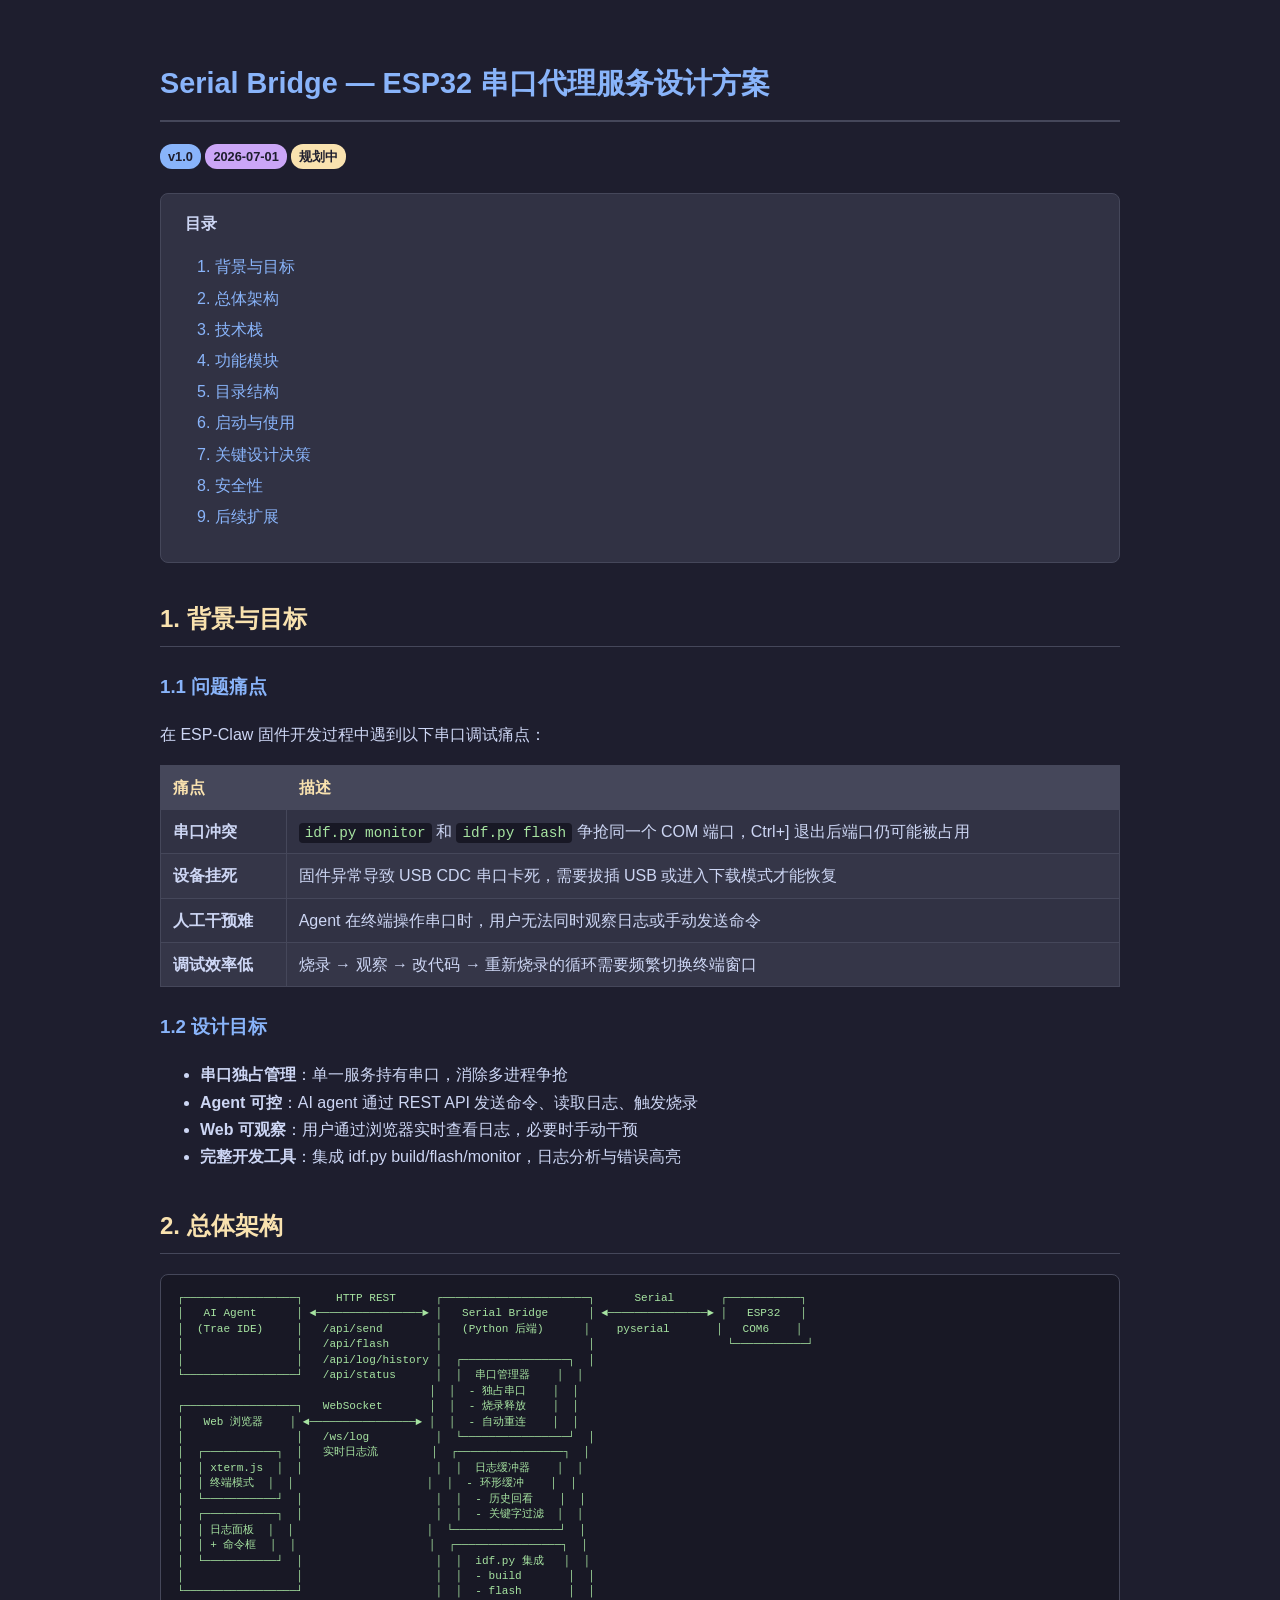
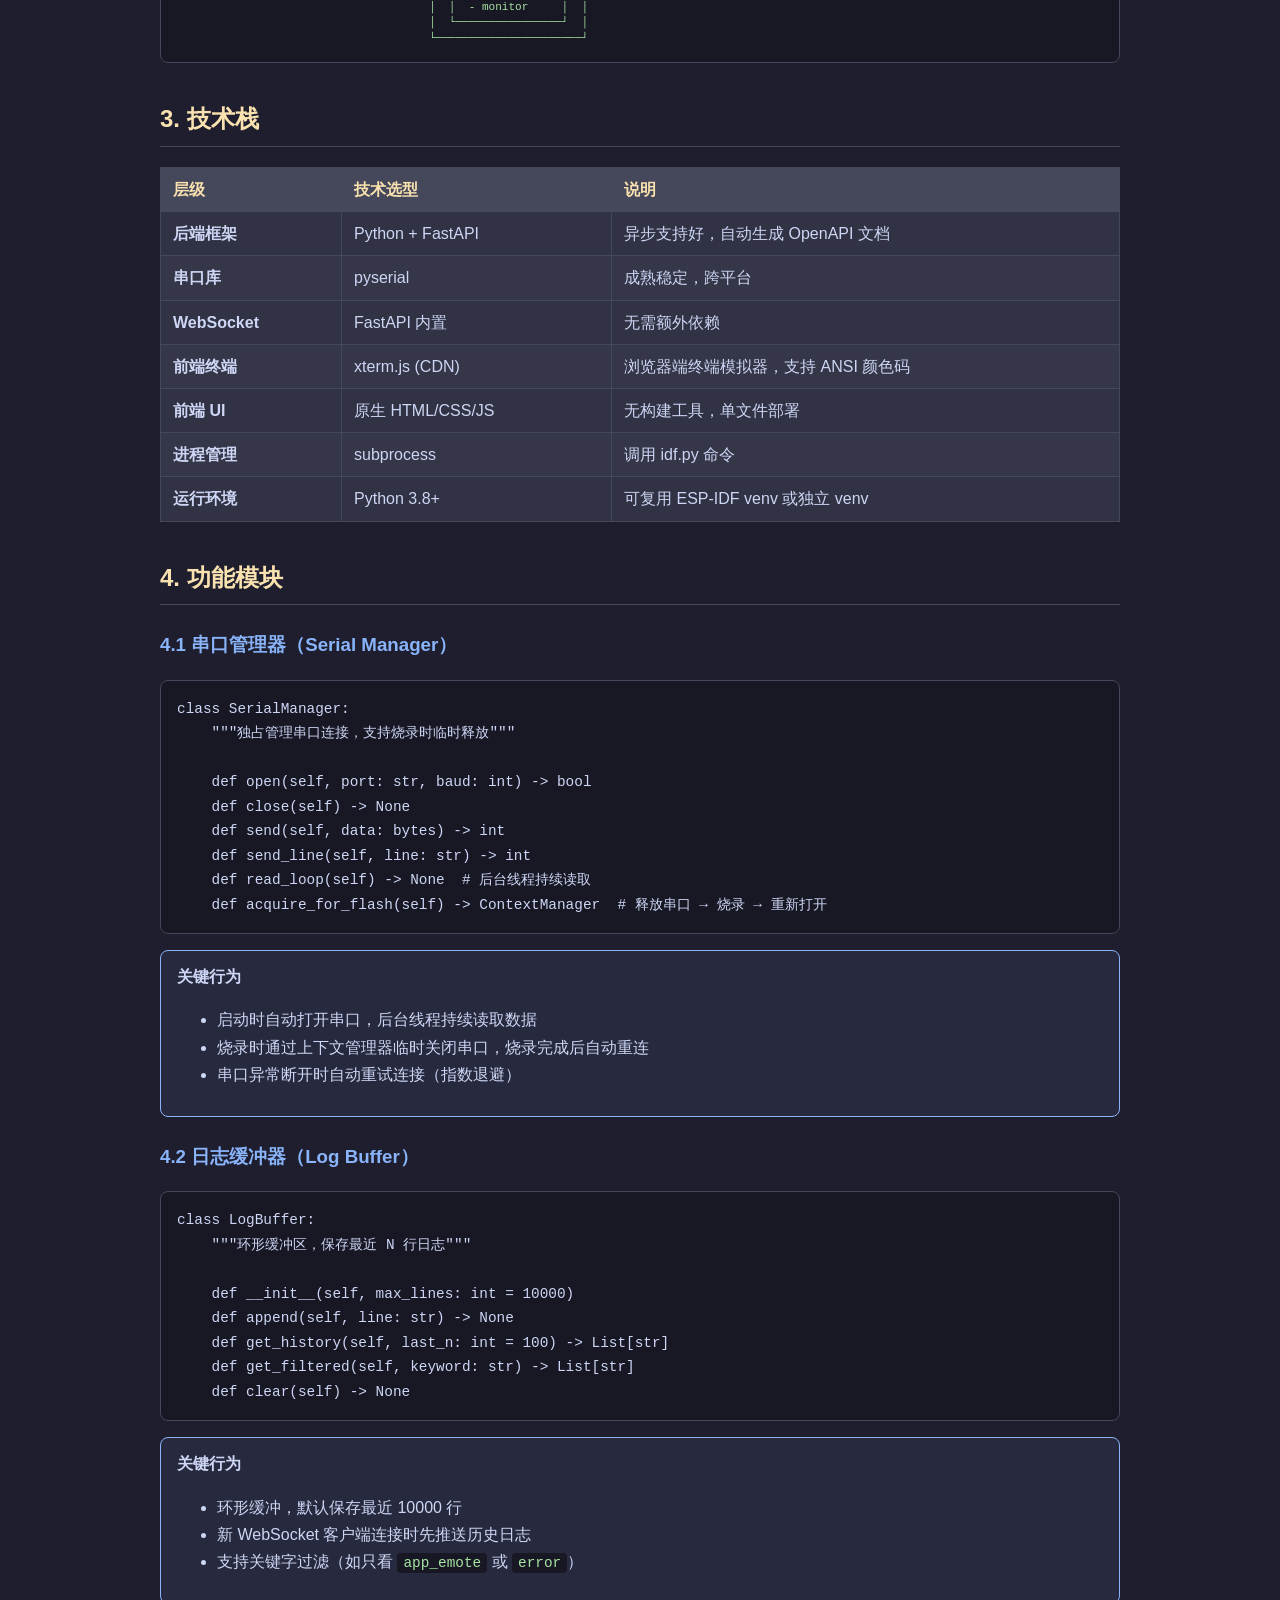
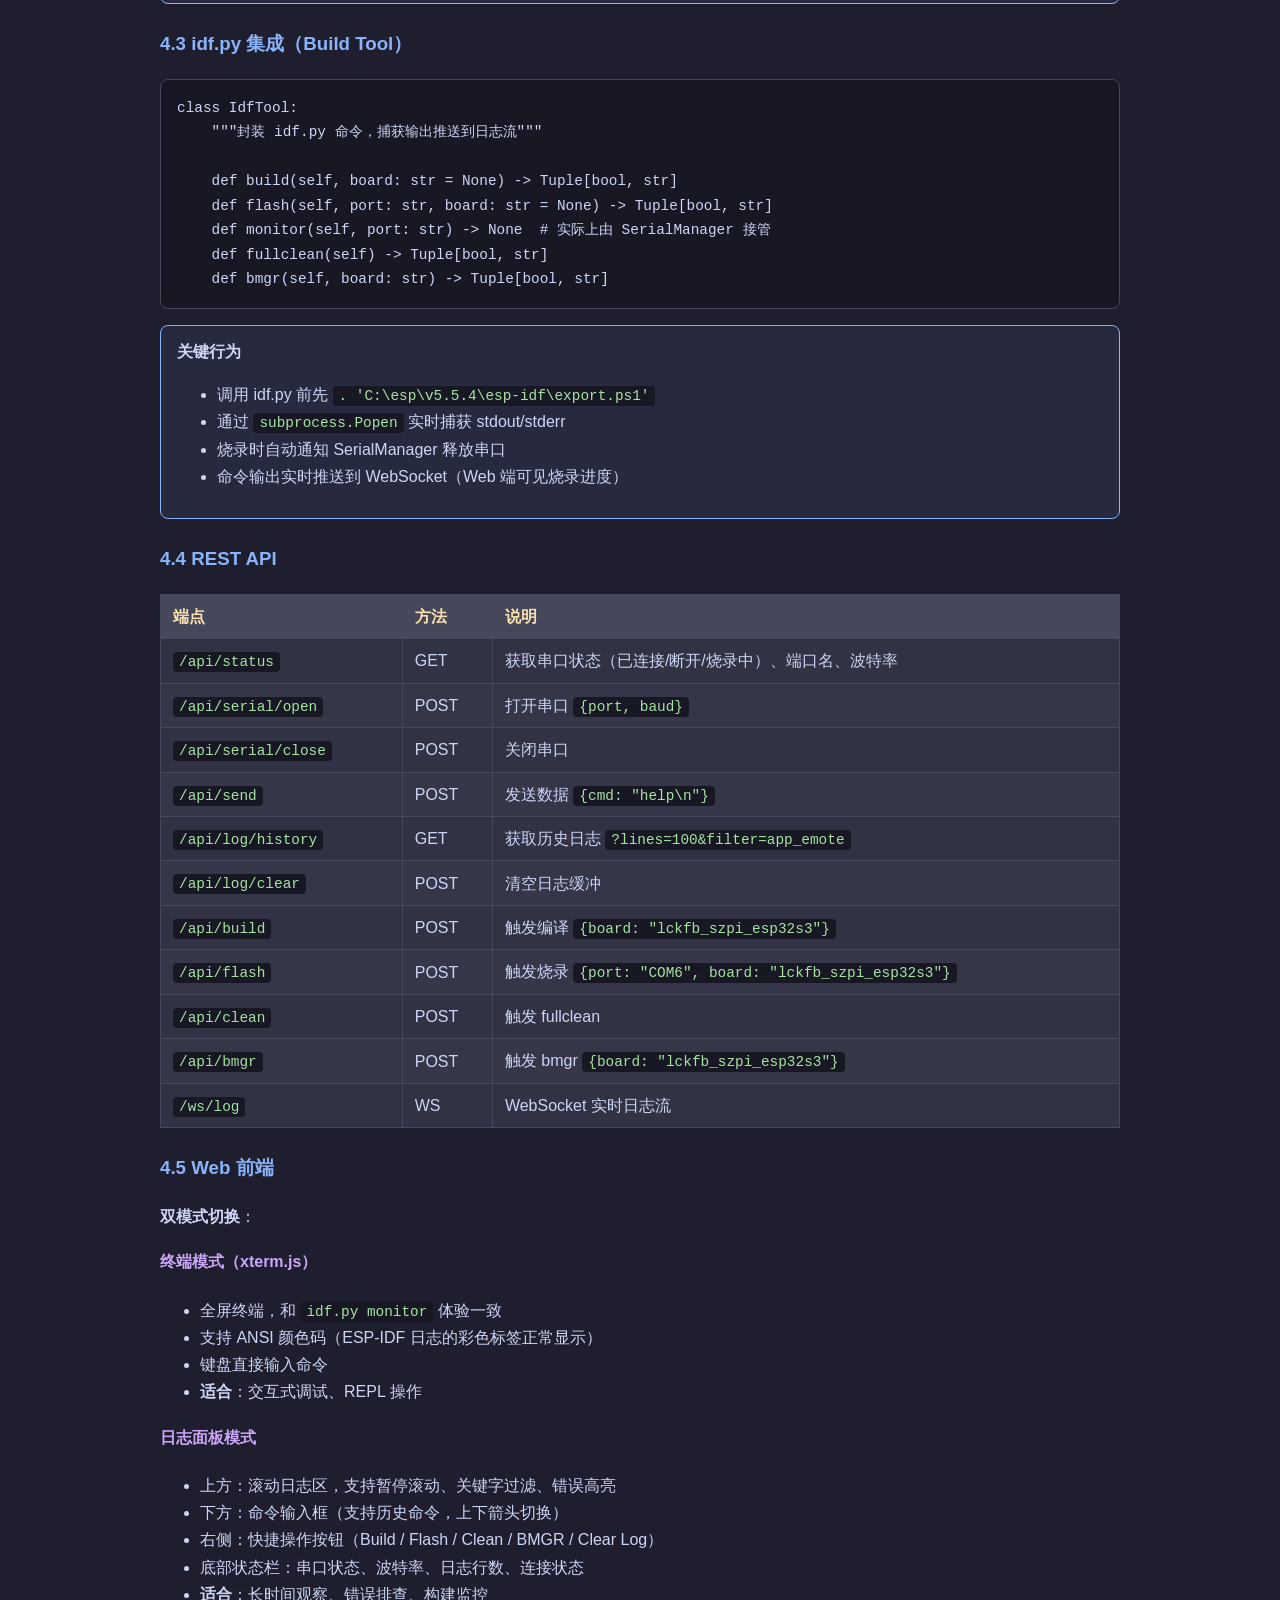
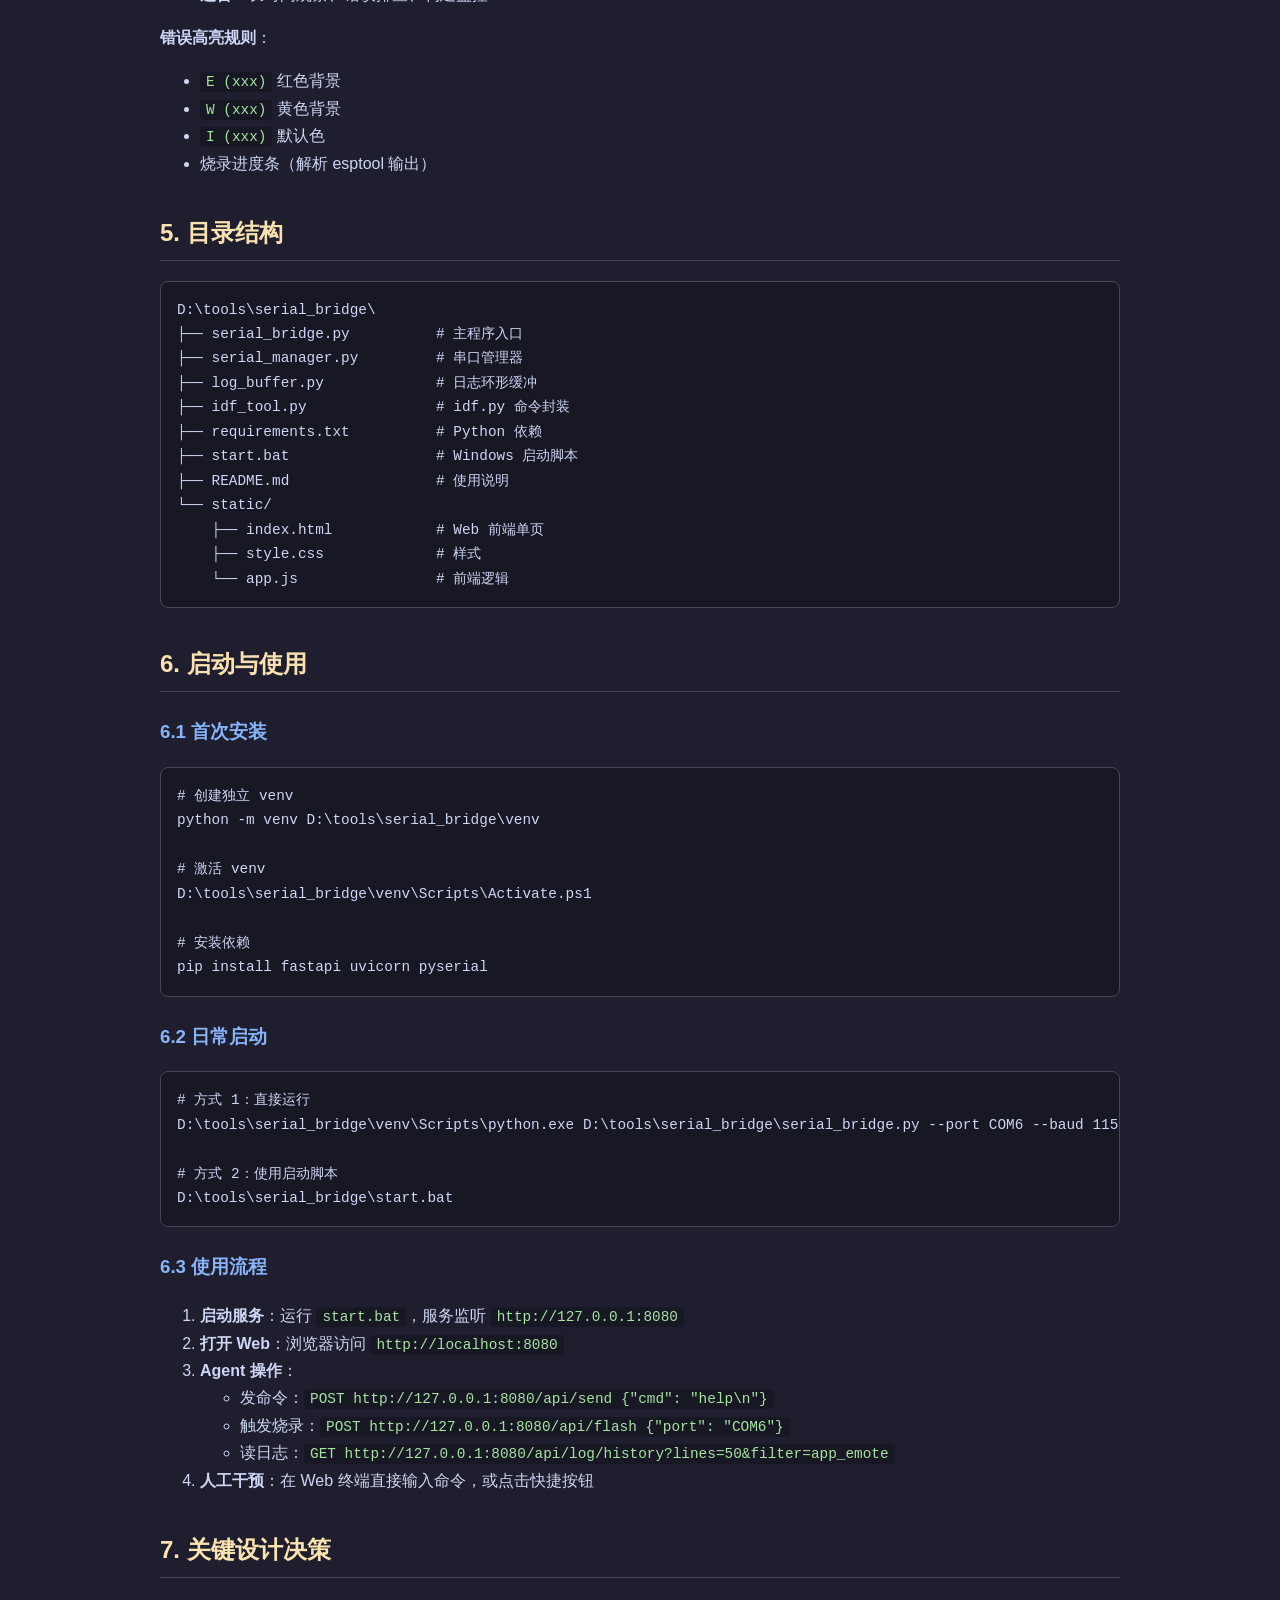
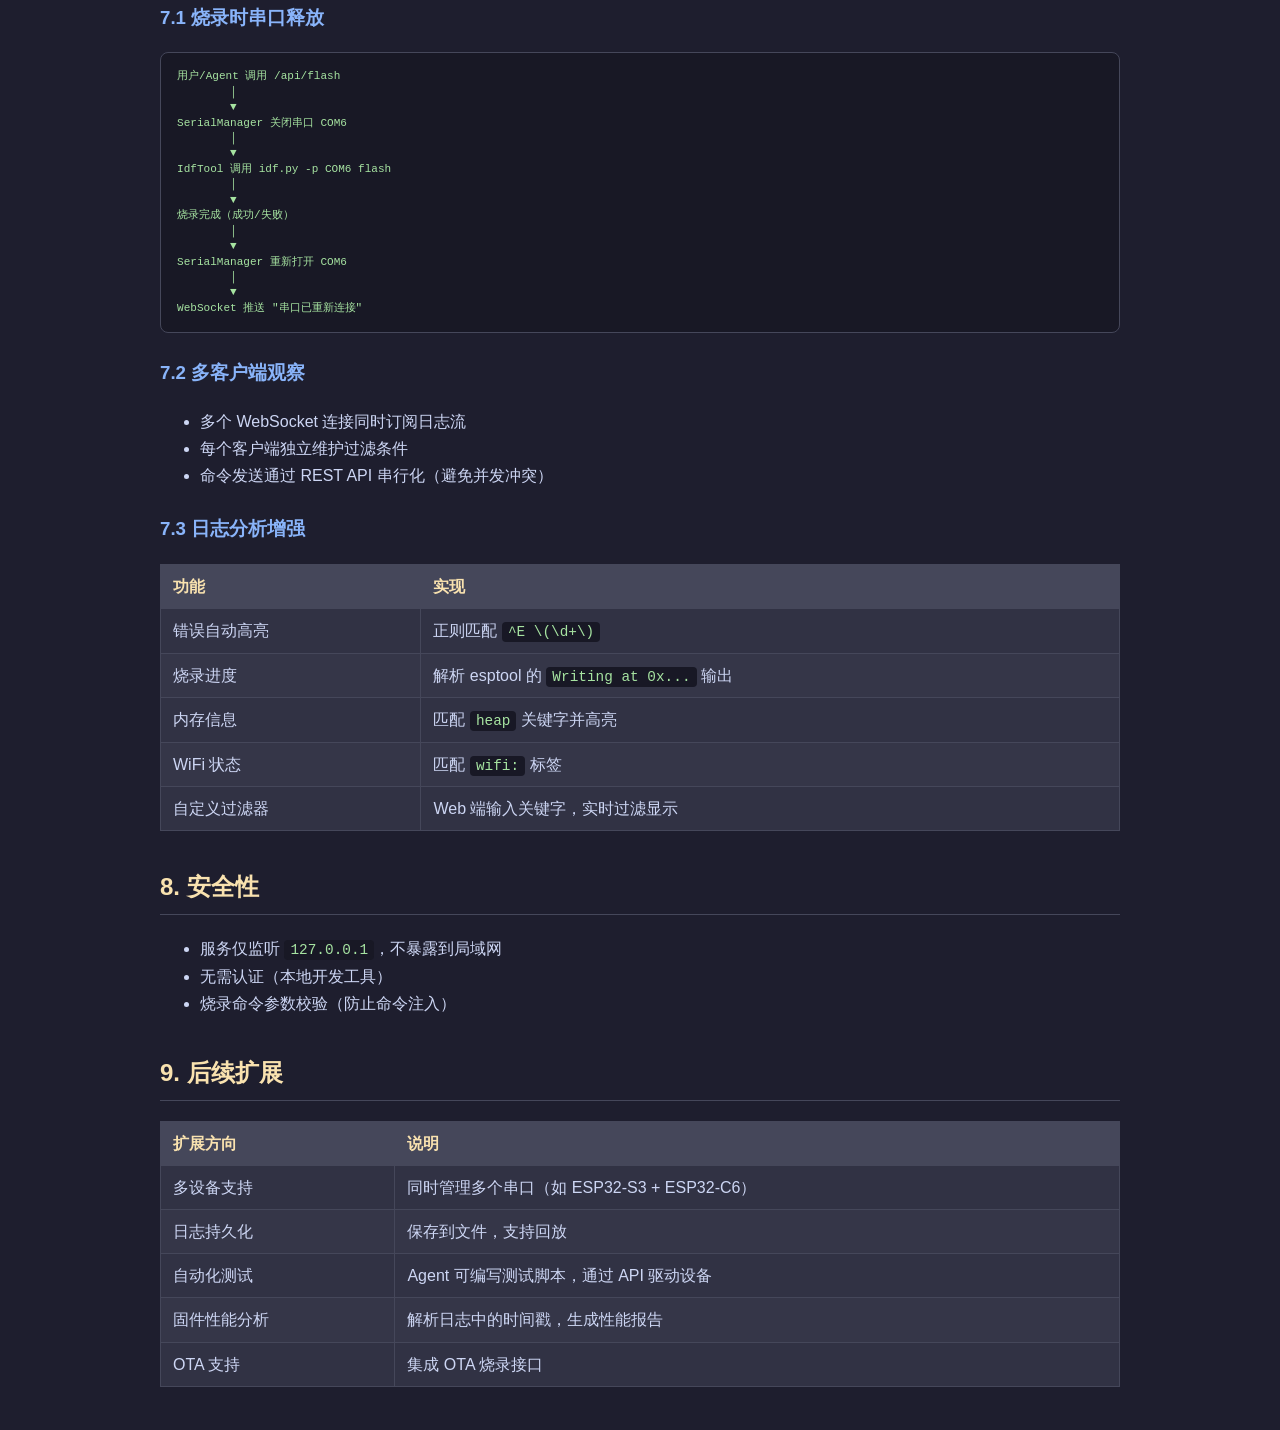
<file: serial-bridge-design.html>
<!DOCTYPE html>
<html lang="zh-CN">
<head>
    <meta charset="UTF-8">
    <meta name="viewport" content="width=device-width, initial-scale=1.0">
    <title>Serial Bridge — ESP32 串口代理服务设计方案</title>
    <style>
        :root {
            --bg: #1e1e2e;
            --fg: #cdd6f4;
            --muted: #9399b2;
            --accent: #89b4fa;
            --accent2: #f9e2af;
            --card: #313244;
            --border: #45475a;
            --code-bg: #181825;
            --green: #a6e3a1;
            --red: #f38ba8;
            --yellow: #f9e2af;
            --blue: #89b4fa;
            --purple: #cba6f7;
        }
        body {
            background: var(--bg);
            color: var(--fg);
            font-family: "Segoe UI", "Microsoft YaHei", -apple-system, sans-serif;
            line-height: 1.7;
            margin: 0;
            padding: 0;
        }
        .container {
            max-width: 960px;
            margin: 0 auto;
            padding: 40px 24px;
        }
        h1 {
            color: var(--accent);
            border-bottom: 2px solid var(--border);
            padding-bottom: 12px;
            font-size: 1.8em;
        }
        h2 {
            color: var(--accent2);
            margin-top: 36px;
            padding-bottom: 6px;
            border-bottom: 1px solid var(--border);
        }
        h3 {
            color: var(--blue);
            margin-top: 24px;
        }
        h4 {
            color: var(--purple);
            margin-top: 18px;
        }
        table {
            width: 100%;
            border-collapse: collapse;
            margin: 12px 0;
            background: var(--card);
        }
        th, td {
            border: 1px solid var(--border);
            padding: 8px 12px;
            text-align: left;
        }
        th {
            background: var(--border);
            color: var(--accent2);
            font-weight: 600;
        }
        tr:nth-child(even) {
            background: rgba(255,255,255,0.02);
        }
        code {
            background: var(--code-bg);
            color: var(--green);
            padding: 2px 6px;
            border-radius: 4px;
            font-family: "Cascadia Code", "Consolas", monospace;
            font-size: 0.9em;
        }
        pre {
            background: var(--code-bg);
            border: 1px solid var(--border);
            border-radius: 8px;
            padding: 16px;
            overflow-x: auto;
        }
        pre code {
            background: none;
            padding: 0;
            color: var(--fg);
        }
        blockquote {
            border-left: 4px solid var(--accent);
            margin: 16px 0;
            padding: 8px 16px;
            background: rgba(137,180,250,0.05);
            color: var(--muted);
        }
        .info-box {
            background: rgba(137,180,250,0.08);
            border: 1px solid var(--accent);
            border-radius: 8px;
            padding: 12px 16px;
            margin: 16px 0;
        }
        .warn-box {
            background: rgba(249,226,175,0.08);
            border: 1px solid var(--yellow);
            border-radius: 8px;
            padding: 12px 16px;
            margin: 16px 0;
        }
        .ascii-art {
            background: var(--code-bg);
            border: 1px solid var(--border);
            border-radius: 8px;
            padding: 16px;
            overflow-x: auto;
            font-family: monospace;
            font-size: 0.85em;
            color: var(--green);
            line-height: 1.4;
            white-space: pre;
        }
        a {
            color: var(--blue);
            text-decoration: none;
        }
        a:hover {
            text-decoration: underline;
        }
        .badge {
            display: inline-block;
            padding: 2px 8px;
            border-radius: 12px;
            font-size: 0.8em;
            font-weight: 600;
        }
        .badge-version { background: var(--blue); color: var(--bg); }
        .badge-date { background: var(--purple); color: var(--bg); }
        .badge-status { background: var(--yellow); color: var(--bg); }
        .toc {
            background: var(--card);
            border: 1px solid var(--border);
            border-radius: 8px;
            padding: 16px 24px;
            margin: 24px 0;
        }
        .toc ul { list-style: none; padding-left: 12px; }
        .toc a { color: var(--accent); }
        .toc > ul > li { margin: 4px 0; }
    </style>
</head>
<body>
<div class="container">

<h1>Serial Bridge — ESP32 串口代理服务设计方案</h1>

<p>
    <span class="badge badge-version">v1.0</span>
    <span class="badge badge-date">2026-07-01</span>
    <span class="badge badge-status">规划中</span>
</p>

<div class="toc">
    <strong>目录</strong>
    <ul>
        <li><a href="#sec1">1. 背景与目标</a></li>
        <li><a href="#sec2">2. 总体架构</a></li>
        <li><a href="#sec3">3. 技术栈</a></li>
        <li><a href="#sec4">4. 功能模块</a></li>
        <li><a href="#sec5">5. 目录结构</a></li>
        <li><a href="#sec6">6. 启动与使用</a></li>
        <li><a href="#sec7">7. 关键设计决策</a></li>
        <li><a href="#sec8">8. 安全性</a></li>
        <li><a href="#sec9">9. 后续扩展</a></li>
    </ul>
</div>

<h2 id="sec1">1. 背景与目标</h2>

<h3>1.1 问题痛点</h3>

<p>在 ESP-Claw 固件开发过程中遇到以下串口调试痛点：</p>

<table>
    <thead>
        <tr><th>痛点</th><th>描述</th></tr>
    </thead>
    <tbody>
        <tr>
            <td><strong>串口冲突</strong></td>
            <td><code>idf.py monitor</code> 和 <code>idf.py flash</code> 争抢同一个 COM 端口，Ctrl+] 退出后端口仍可能被占用</td>
        </tr>
        <tr>
            <td><strong>设备挂死</strong></td>
            <td>固件异常导致 USB CDC 串口卡死，需要拔插 USB 或进入下载模式才能恢复</td>
        </tr>
        <tr>
            <td><strong>人工干预难</strong></td>
            <td>Agent 在终端操作串口时，用户无法同时观察日志或手动发送命令</td>
        </tr>
        <tr>
            <td><strong>调试效率低</strong></td>
            <td>烧录 → 观察 → 改代码 → 重新烧录的循环需要频繁切换终端窗口</td>
        </tr>
    </tbody>
</table>

<h3>1.2 设计目标</h3>

<ul>
    <li><strong>串口独占管理</strong>：单一服务持有串口，消除多进程争抢</li>
    <li><strong>Agent 可控</strong>：AI agent 通过 REST API 发送命令、读取日志、触发烧录</li>
    <li><strong>Web 可观察</strong>：用户通过浏览器实时查看日志，必要时手动干预</li>
    <li><strong>完整开发工具</strong>：集成 idf.py build/flash/monitor，日志分析与错误高亮</li>
</ul>

<h2 id="sec2">2. 总体架构</h2>

<div class="ascii-art">┌─────────────────┐     HTTP REST      ┌──────────────────────┐      Serial       ┌───────────┐
│   AI Agent      │ ◄────────────────► │   Serial Bridge      │ ◄───────────────► │   ESP32   │
│  (Trae IDE)     │   /api/send        │   (Python 后端)      │    pyserial       │   COM6    │
│                 │   /api/flash       │                      │                    └───────────┘
│                 │   /api/log/history │  ┌────────────────┐  │
└─────────────────┘   /api/status      │  │  串口管理器    │  │
                                      │  │  - 独占串口    │  │
┌─────────────────┐   WebSocket       │  │  - 烧录释放    │  │
│   Web 浏览器    │ ◄────────────────► │  │  - 自动重连    │  │
│                 │   /ws/log          │  └────────────────┘  │
│  ┌───────────┐  │   实时日志流        │  ┌────────────────┐  │
│  │ xterm.js  │  │                    │  │  日志缓冲器    │  │
│  │ 终端模式  │  │                    │  │  - 环形缓冲    │  │
│  └───────────┘  │                    │  │  - 历史回看    │  │
│  ┌───────────┐  │                    │  │  - 关键字过滤  │  │
│  │ 日志面板  │  │                    │  └────────────────┘  │
│  │ + 命令框  │  │                    │  ┌────────────────┐  │
│  └───────────┘  │                    │  │  idf.py 集成   │  │
│                 │                    │  │  - build       │  │
└─────────────────┘                    │  │  - flash       │  │
                                      │  │  - monitor     │  │
                                      │  └────────────────┘  │
                                      └──────────────────────┘</div>

<h2 id="sec3">3. 技术栈</h2>

<table>
    <thead>
        <tr><th>层级</th><th>技术选型</th><th>说明</th></tr>
    </thead>
    <tbody>
        <tr><td><strong>后端框架</strong></td><td>Python + FastAPI</td><td>异步支持好，自动生成 OpenAPI 文档</td></tr>
        <tr><td><strong>串口库</strong></td><td>pyserial</td><td>成熟稳定，跨平台</td></tr>
        <tr><td><strong>WebSocket</strong></td><td>FastAPI 内置</td><td>无需额外依赖</td></tr>
        <tr><td><strong>前端终端</strong></td><td>xterm.js (CDN)</td><td>浏览器端终端模拟器，支持 ANSI 颜色码</td></tr>
        <tr><td><strong>前端 UI</strong></td><td>原生 HTML/CSS/JS</td><td>无构建工具，单文件部署</td></tr>
        <tr><td><strong>进程管理</strong></td><td>subprocess</td><td>调用 idf.py 命令</td></tr>
        <tr><td><strong>运行环境</strong></td><td>Python 3.8+</td><td>可复用 ESP-IDF venv 或独立 venv</td></tr>
    </tbody>
</table>

<h2 id="sec4">4. 功能模块</h2>

<h3>4.1 串口管理器（Serial Manager）</h3>

<pre><code>class SerialManager:
    """独占管理串口连接，支持烧录时临时释放"""

    def open(self, port: str, baud: int) -> bool
    def close(self) -> None
    def send(self, data: bytes) -> int
    def send_line(self, line: str) -> int
    def read_loop(self) -> None  # 后台线程持续读取
    def acquire_for_flash(self) -> ContextManager  # 释放串口 → 烧录 → 重新打开</code></pre>

<div class="info-box">
    <strong>关键行为</strong>
    <ul>
        <li>启动时自动打开串口，后台线程持续读取数据</li>
        <li>烧录时通过上下文管理器临时关闭串口，烧录完成后自动重连</li>
        <li>串口异常断开时自动重试连接（指数退避）</li>
    </ul>
</div>

<h3>4.2 日志缓冲器（Log Buffer）</h3>

<pre><code>class LogBuffer:
    """环形缓冲区，保存最近 N 行日志"""

    def __init__(self, max_lines: int = 10000)
    def append(self, line: str) -> None
    def get_history(self, last_n: int = 100) -> List[str]
    def get_filtered(self, keyword: str) -> List[str]
    def clear(self) -> None</code></pre>

<div class="info-box">
    <strong>关键行为</strong>
    <ul>
        <li>环形缓冲，默认保存最近 10000 行</li>
        <li>新 WebSocket 客户端连接时先推送历史日志</li>
        <li>支持关键字过滤（如只看 <code>app_emote</code> 或 <code>error</code>）</li>
    </ul>
</div>

<h3>4.3 idf.py 集成（Build Tool）</h3>

<pre><code>class IdfTool:
    """封装 idf.py 命令，捕获输出推送到日志流"""

    def build(self, board: str = None) -> Tuple[bool, str]
    def flash(self, port: str, board: str = None) -> Tuple[bool, str]
    def monitor(self, port: str) -> None  # 实际上由 SerialManager 接管
    def fullclean(self) -> Tuple[bool, str]
    def bmgr(self, board: str) -> Tuple[bool, str]</code></pre>

<div class="info-box">
    <strong>关键行为</strong>
    <ul>
        <li>调用 idf.py 前先 <code>. 'C:\esp\v5.5.4\esp-idf\export.ps1'</code></li>
        <li>通过 <code>subprocess.Popen</code> 实时捕获 stdout/stderr</li>
        <li>烧录时自动通知 SerialManager 释放串口</li>
        <li>命令输出实时推送到 WebSocket（Web 端可见烧录进度）</li>
    </ul>
</div>

<h3>4.4 REST API</h3>

<table>
    <thead>
        <tr><th>端点</th><th>方法</th><th>说明</th></tr>
    </thead>
    <tbody>
        <tr><td><code>/api/status</code></td><td>GET</td><td>获取串口状态（已连接/断开/烧录中）、端口名、波特率</td></tr>
        <tr><td><code>/api/serial/open</code></td><td>POST</td><td>打开串口 <code>{port, baud}</code></td></tr>
        <tr><td><code>/api/serial/close</code></td><td>POST</td><td>关闭串口</td></tr>
        <tr><td><code>/api/send</code></td><td>POST</td><td>发送数据 <code>{cmd: "help\n"}</code></td></tr>
        <tr><td><code>/api/log/history</code></td><td>GET</td><td>获取历史日志 <code>?lines=100&amp;filter=app_emote</code></td></tr>
        <tr><td><code>/api/log/clear</code></td><td>POST</td><td>清空日志缓冲</td></tr>
        <tr><td><code>/api/build</code></td><td>POST</td><td>触发编译 <code>{board: "lckfb_szpi_esp32s3"}</code></td></tr>
        <tr><td><code>/api/flash</code></td><td>POST</td><td>触发烧录 <code>{port: "COM6", board: "lckfb_szpi_esp32s3"}</code></td></tr>
        <tr><td><code>/api/clean</code></td><td>POST</td><td>触发 fullclean</td></tr>
        <tr><td><code>/api/bmgr</code></td><td>POST</td><td>触发 bmgr <code>{board: "lckfb_szpi_esp32s3"}</code></td></tr>
        <tr><td><code>/ws/log</code></td><td>WS</td><td>WebSocket 实时日志流</td></tr>
    </tbody>
</table>

<h3>4.5 Web 前端</h3>

<p><strong>双模式切换</strong>：</p>

<h4>终端模式（xterm.js）</h4>
<ul>
    <li>全屏终端，和 <code>idf.py monitor</code> 体验一致</li>
    <li>支持 ANSI 颜色码（ESP-IDF 日志的彩色标签正常显示）</li>
    <li>键盘直接输入命令</li>
    <li><strong>适合</strong>：交互式调试、REPL 操作</li>
</ul>

<h4>日志面板模式</h4>
<ul>
    <li>上方：滚动日志区，支持暂停滚动、关键字过滤、错误高亮</li>
    <li>下方：命令输入框（支持历史命令，上下箭头切换）</li>
    <li>右侧：快捷操作按钮（Build / Flash / Clean / BMGR / Clear Log）</li>
    <li>底部状态栏：串口状态、波特率、日志行数、连接状态</li>
    <li><strong>适合</strong>：长时间观察、错误排查、构建监控</li>
</ul>

<p><strong>错误高亮规则</strong>：</p>
<ul>
    <li><code>E (xxx)</code> 红色背景</li>
    <li><code>W (xxx)</code> 黄色背景</li>
    <li><code>I (xxx)</code> 默认色</li>
    <li>烧录进度条（解析 esptool 输出）</li>
</ul>

<h2 id="sec5">5. 目录结构</h2>

<pre><code>D:\tools\serial_bridge\
├── serial_bridge.py          # 主程序入口
├── serial_manager.py         # 串口管理器
├── log_buffer.py             # 日志环形缓冲
├── idf_tool.py               # idf.py 命令封装
├── requirements.txt          # Python 依赖
├── start.bat                 # Windows 启动脚本
├── README.md                 # 使用说明
└── static/
    ├── index.html            # Web 前端单页
    ├── style.css             # 样式
    └── app.js                # 前端逻辑</code></pre>

<h2 id="sec6">6. 启动与使用</h2>

<h3>6.1 首次安装</h3>

<pre><code># 创建独立 venv
python -m venv D:\tools\serial_bridge\venv

# 激活 venv
D:\tools\serial_bridge\venv\Scripts\Activate.ps1

# 安装依赖
pip install fastapi uvicorn pyserial</code></pre>

<h3>6.2 日常启动</h3>

<pre><code># 方式 1：直接运行
D:\tools\serial_bridge\venv\Scripts\python.exe D:\tools\serial_bridge\serial_bridge.py --port COM6 --baud 115200

# 方式 2：使用启动脚本
D:\tools\serial_bridge\start.bat</code></pre>

<h3>6.3 使用流程</h3>

<ol>
    <li><strong>启动服务</strong>：运行 <code>start.bat</code>，服务监听 <code>http://127.0.0.1:8080</code></li>
    <li><strong>打开 Web</strong>：浏览器访问 <code>http://localhost:8080</code></li>
    <li><strong>Agent 操作</strong>：
        <ul>
            <li>发命令：<code>POST http://127.0.0.1:8080/api/send {"cmd": "help\n"}</code></li>
            <li>触发烧录：<code>POST http://127.0.0.1:8080/api/flash {"port": "COM6"}</code></li>
            <li>读日志：<code>GET http://127.0.0.1:8080/api/log/history?lines=50&amp;filter=app_emote</code></li>
        </ul>
    </li>
    <li><strong>人工干预</strong>：在 Web 终端直接输入命令，或点击快捷按钮</li>
</ol>

<h2 id="sec7">7. 关键设计决策</h2>

<h3>7.1 烧录时串口释放</h3>

<div class="ascii-art">用户/Agent 调用 /api/flash
        │
        ▼
SerialManager 关闭串口 COM6
        │
        ▼
IdfTool 调用 idf.py -p COM6 flash
        │
        ▼
烧录完成（成功/失败）
        │
        ▼
SerialManager 重新打开 COM6
        │
        ▼
WebSocket 推送 "串口已重新连接"</div>

<h3>7.2 多客户端观察</h3>

<ul>
    <li>多个 WebSocket 连接同时订阅日志流</li>
    <li>每个客户端独立维护过滤条件</li>
    <li>命令发送通过 REST API 串行化（避免并发冲突）</li>
</ul>

<h3>7.3 日志分析增强</h3>

<table>
    <thead>
        <tr><th>功能</th><th>实现</th></tr>
    </thead>
    <tbody>
        <tr><td>错误自动高亮</td><td>正则匹配 <code>^E \(\d+\)</code></td></tr>
        <tr><td>烧录进度</td><td>解析 esptool 的 <code>Writing at 0x...</code> 输出</td></tr>
        <tr><td>内存信息</td><td>匹配 <code>heap</code> 关键字并高亮</td></tr>
        <tr><td>WiFi 状态</td><td>匹配 <code>wifi:</code> 标签</td></tr>
        <tr><td>自定义过滤器</td><td>Web 端输入关键字，实时过滤显示</td></tr>
    </tbody>
</table>

<h2 id="sec8">8. 安全性</h2>

<ul>
    <li>服务仅监听 <code>127.0.0.1</code>，不暴露到局域网</li>
    <li>无需认证（本地开发工具）</li>
    <li>烧录命令参数校验（防止命令注入）</li>
</ul>

<h2 id="sec9">9. 后续扩展</h2>

<table>
    <thead>
        <tr><th>扩展方向</th><th>说明</th></tr>
    </thead>
    <tbody>
        <tr><td>多设备支持</td><td>同时管理多个串口（如 ESP32-S3 + ESP32-C6）</td></tr>
        <tr><td>日志持久化</td><td>保存到文件，支持回放</td></tr>
        <tr><td>自动化测试</td><td>Agent 可编写测试脚本，通过 API 驱动设备</td></tr>
        <tr><td>固件性能分析</td><td>解析日志中的时间戳，生成性能报告</td></tr>
        <tr><td>OTA 支持</td><td>集成 OTA 烧录接口</td></tr>
    </tbody>
</table>

</div>
</body>
</html>
</file>
